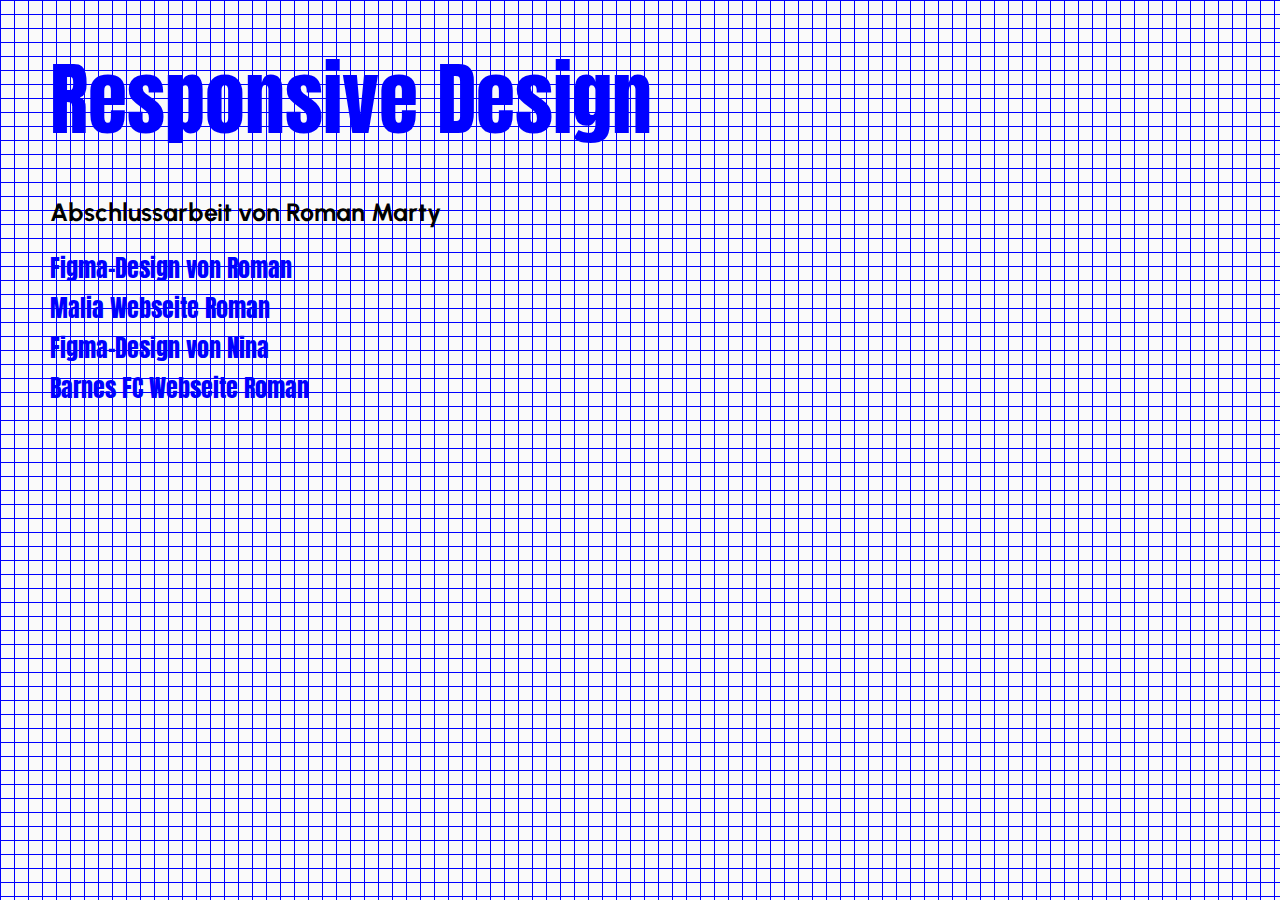
<file: index.html>
<!DOCTYPE html>
<html lang="de">
<head>
    <meta charset="UTF-8">
    <meta name="viewport" content="width=device-width, initial-scale=1.0">
    <title>Responsive Design Roman Marty
    </title>
    <link rel="stylesheet" href="styles.css">
    <!-- google font -->
    <link rel="preconnect" href="https://fonts.googleapis.com">
    <link rel="preconnect" href="https://fonts.gstatic.com" crossorigin>
    <link href="https://fonts.googleapis.com/css2?family=Anton&display=swap" rel="stylesheet">
    <link rel="preconnect" href="https://fonts.googleapis.com">
<link rel="preconnect" href="https://fonts.gstatic.com" crossorigin>
<link href="https://fonts.googleapis.com/css2?family=Urbanist:ital,wght@0,100..900;1,100..900&display=swap" rel="stylesheet">

</head>
<body>

    <h1>Responsive Design</h1>
    <h2>Abschlussarbeit von Roman Marty</h2>
    
    <a href="https://www.figma.com/design/DGZOIBp3OJX8NfNE4Hqj9H/Responsive-Design?node-id=0-1&t=4aRvVsb5Dj6wxQux-1">Figma-Design von Roman</a>
    <br>
    <a href="./Demo-projekts/index.html">Malia Webseite Roman</a>
    <br>
    <a href="https://www.figma.com/design/5LTpw9nAahWv8w7zTFkM8a/SfGZ---Barnes-FC?node-id=0-1&t=m1mpQbY3Z8p5omFJ-1">Figma-Design von Nina</a>
    <br>
    <a href="./FcBarnes/index.html">Barnes FC Webseite Roman</a>

</body>
</html>
</file>
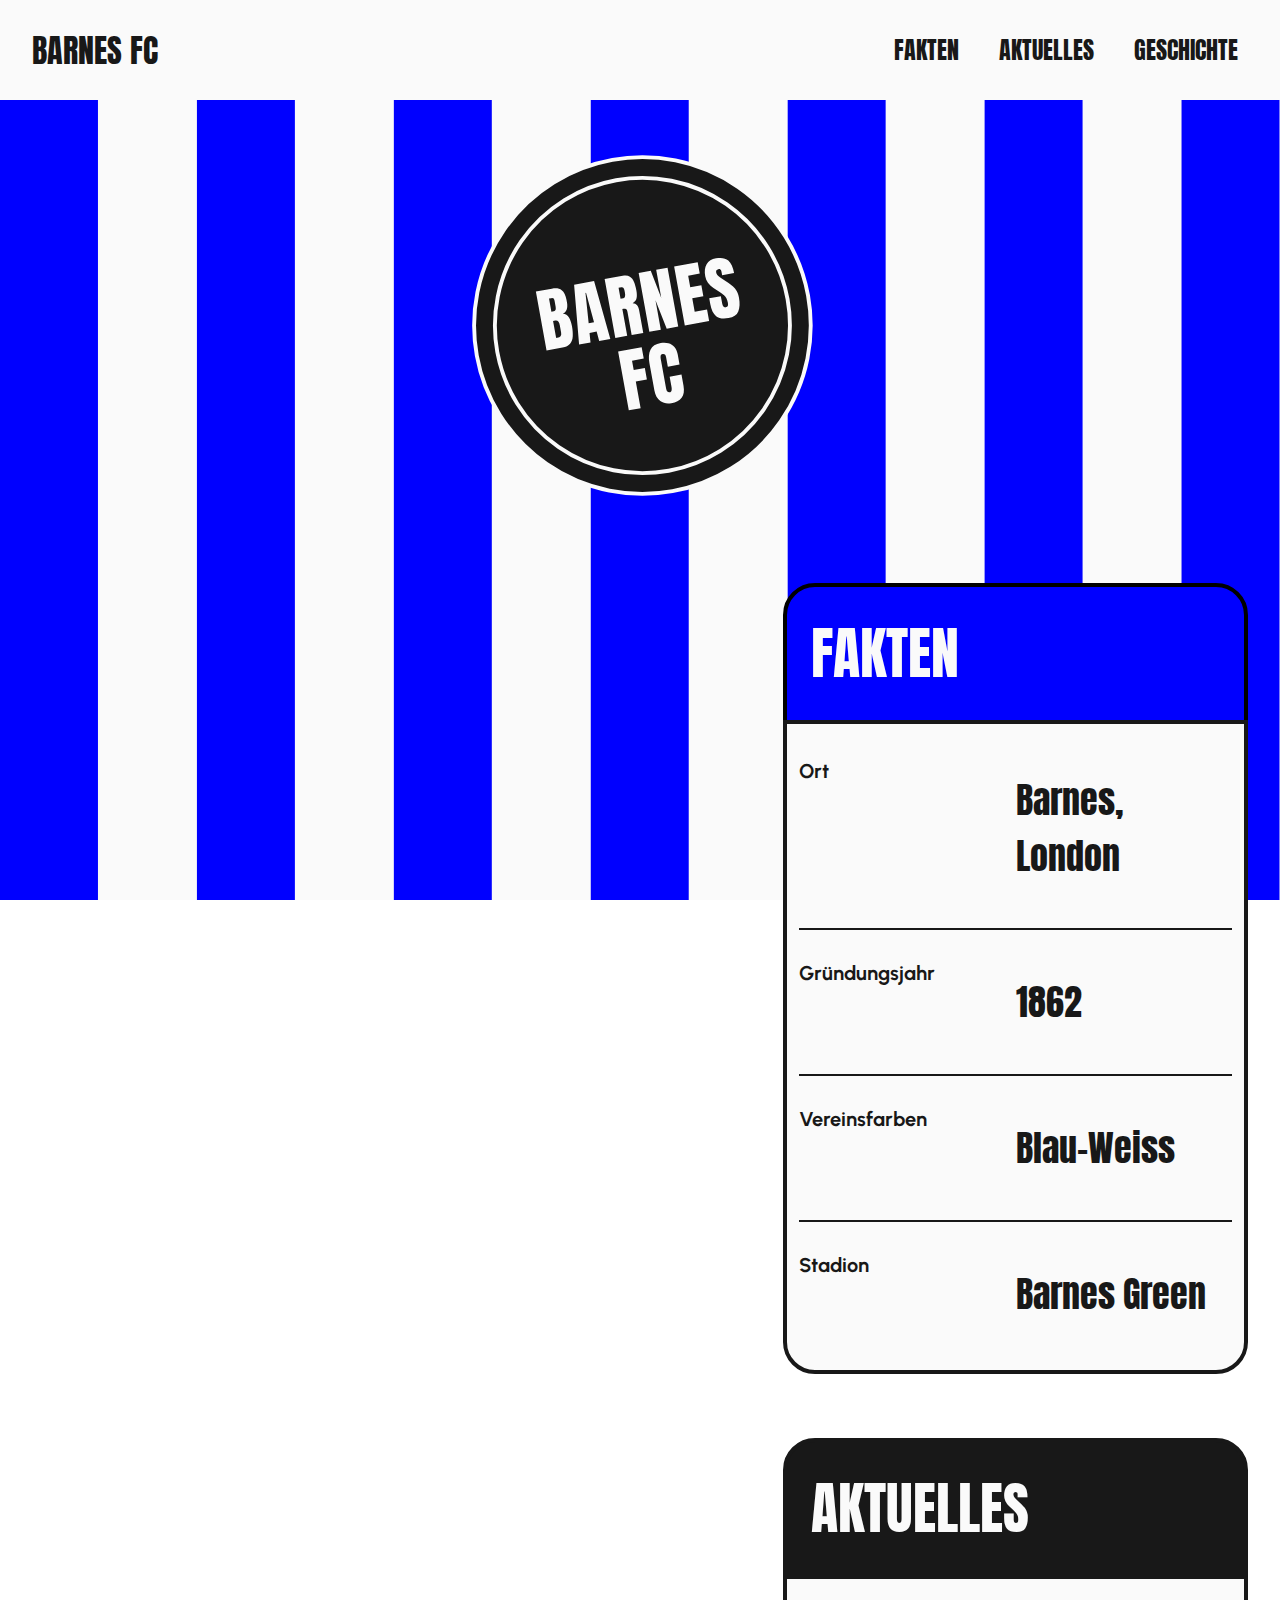
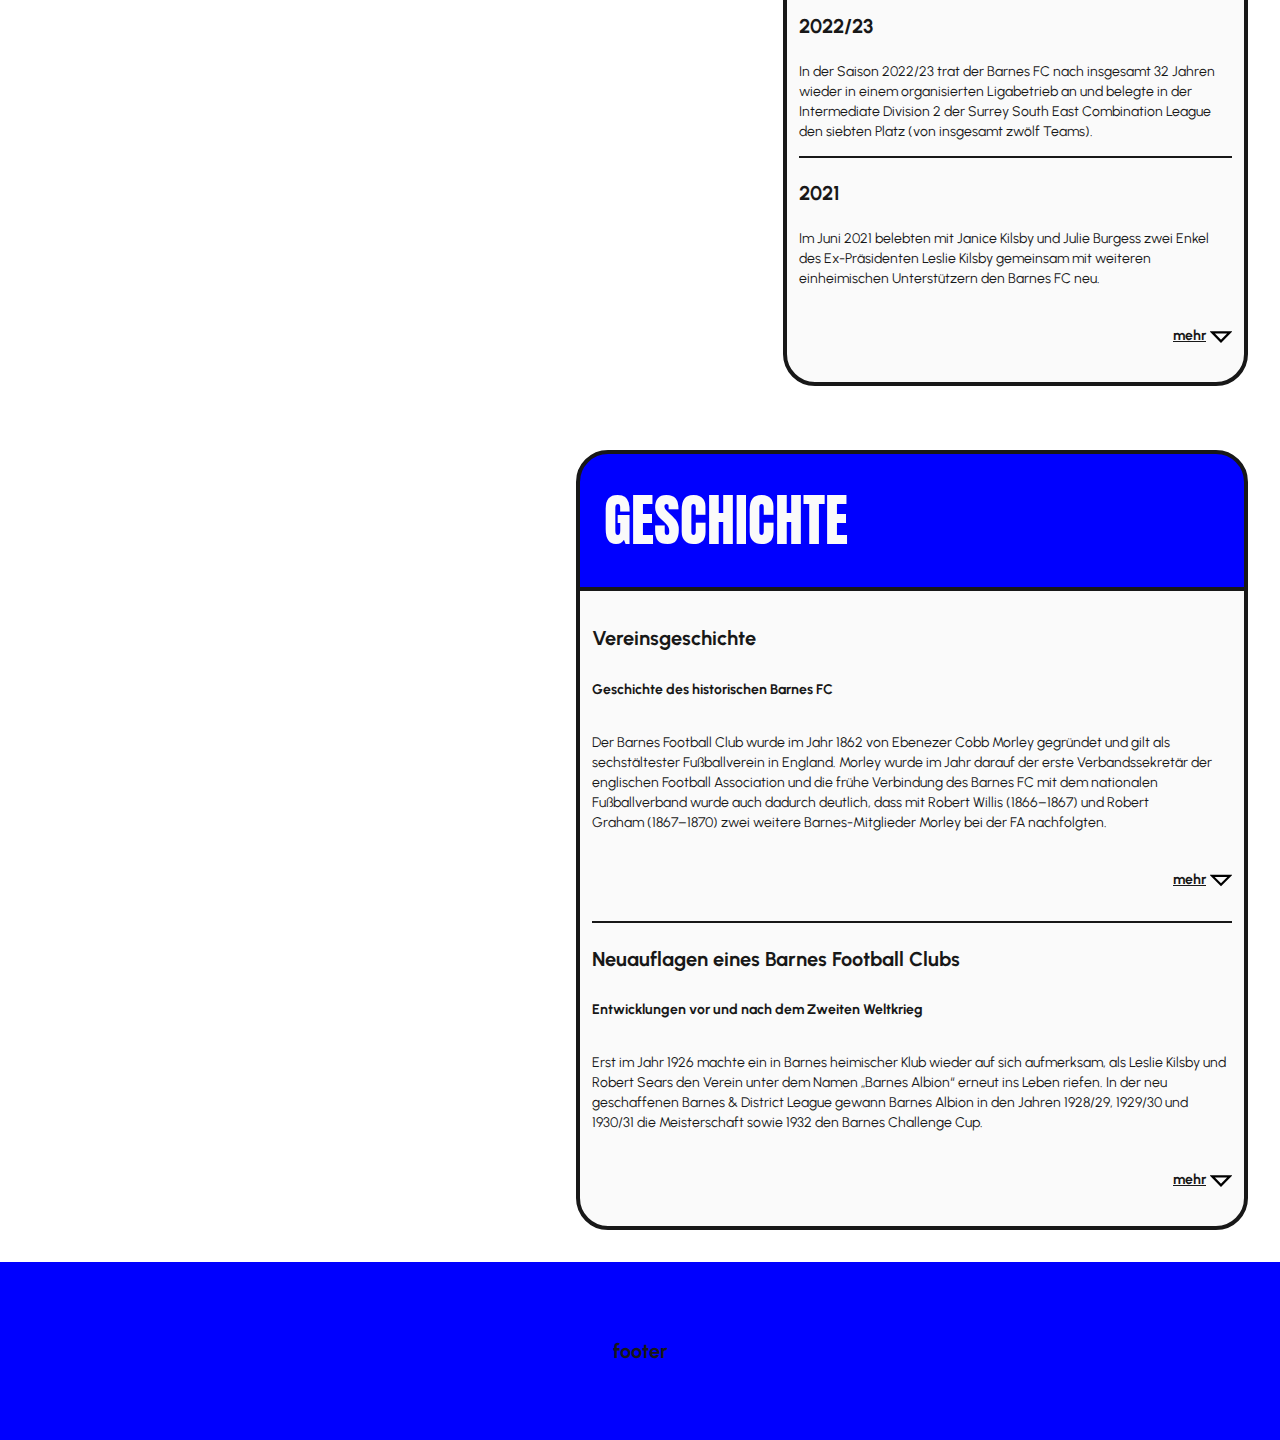
<file: FcBarnes/index.html>
<!DOCTYPE html>
<html lang="de">
<head>
    <meta charset="UTF-8">
    <meta name="viewport" content="width=device-width, initial-scale=1.0">
    <title>FC Barnes
    </title>
    <link rel="stylesheet" href="styles.css">
    <!-- google font -->
    <link rel="preconnect" href="https://fonts.googleapis.com">
    <link rel="preconnect" href="https://fonts.gstatic.com" crossorigin>
    <link href="https://fonts.googleapis.com/css2?family=Anton&display=swap" rel="stylesheet">
    <link rel="preconnect" href="https://fonts.googleapis.com">
<link rel="preconnect" href="https://fonts.gstatic.com" crossorigin>
<link href="https://fonts.googleapis.com/css2?family=Urbanist:ital,wght@0,100..900;1,100..900&display=swap" rel="stylesheet">
</head>
<body>
    
    <header class="header">
        <div class="logo">Barnes FC </div>
        <nav class="nav-links">
            <a href="#fakten">Fakten</a  tabindex="1">
            <a href="#aktuelles">Aktuelles</a tabindex="2">
            <a href="#geschichte">Geschichte</a tabindex="3">
        </nav>
        <div class="burger-menu"><img class="burger" src="./Bilder/Burger_Menu.svg" alt=""></div>
    </header>
    <section class="logobadge-container">
        <img class="logobadge" src="./Bilder/Logo_FcBarnes.svg" alt="Logo Barnes FC"  tabindex="4">
    </section>
    
    <section id="fakten" class="fakten-container" tabindex="5">
        <div class="fakten-ueberschrift"><h2>Fakten</h2></div>
            <div class="fakten-inhalt">
                <div class="fakten-spalte"><h4>Ort</h4><h3>Barnes, London</h3></div>
                <hr>
                <div class="fakten-spalte"><h4>Gründungsjahr</h4><h3>1862</h3></div>
                <hr>
                <div class="fakten-spalte"><h4>Vereinsfarben</h4><h3>Blau-Weiss</h3></div>
                <hr>
                <div class="fakten-spalte"><h4>Stadion</h4><h3>Barnes Green</h3></div>  
            </div>
        </div>          
    </section>

    <section id="aktuelles" class="aktuelles-container" tabindex="6">
        <div class="aktuelles-ueberschrift"><h2>Aktuelles</h2></div>
            <div class="aktuelles-inhalt">
                <h4>2022/23</h4>
                <p>In der Saison 2022/23 trat der Barnes FC nach insgesamt 32 Jahren wieder in einem organisierten Ligabetrieb an und belegte in der Intermediate Division 2 der Surrey South East Combination League den siebten Platz (von insgesamt zwölf Teams).</p>
                <hr>
                <h4>2021</h4>
                <p>Im Juni 2021 belebten mit Janice Kilsby und Julie Burgess zwei Enkel des Ex-Präsidenten Leslie Kilsby gemeinsam mit weiteren einheimischen Unterstützern den Barnes FC neu.</p>
                <div class="mehr"><h5>mehr</h5> <img class="dropdown" src="./Bilder/Dropdown.svg" alt=""></div>
            </div>
    </section>

    <section id="geschichte" class="geschichte-container" tabindex="7">
        <div class="geschichte-ueberschrift"><h2>Geschichte</h2></div>
            <div class="geschichte-inhalt">
            <h4>Vereinsgeschichte</h4>
            <h6>Geschichte des historischen Barnes FC</h6>
            <p>Der Barnes Football Club wurde im Jahr 1862 von Ebenezer Cobb Morley gegründet und gilt als sechstältester Fußballverein in England. Morley wurde im Jahr darauf der erste Verbandssekretär der englischen Football Association und die frühe Verbindung des Barnes FC mit dem nationalen Fußballverband wurde auch dadurch deutlich, dass mit Robert Willis (1866–1867) und Robert Graham (1867–1870) zwei weitere Barnes-Mitglieder Morley bei der FA nachfolgten.</p>
            <div class="mehr"><h5>mehr</h5> <img class="dropdown" src="./Bilder/Dropdown.svg" alt=""></div>
            <hr>
            <h4>Neuauflagen eines Barnes Football Clubs</h4>
            <h6>Entwicklungen vor und nach dem Zweiten Weltkrieg</h6>
            <p>Erst im Jahr 1926 machte ein in Barnes heimischer Klub wieder auf sich aufmerksam, als Leslie Kilsby und Robert Sears den Verein unter dem Namen „Barnes Albion“ erneut ins Leben riefen. In der neu geschaffenen Barnes & District League gewann Barnes Albion in den Jahren 1928/29, 1929/30 und 1930/31 die Meisterschaft sowie 1932 den Barnes Challenge Cup.</p>
            <div class="mehr"><h5>mehr</h5> <img class="dropdown" src="./Bilder/Dropdown.svg" alt=""></div>
        </div>
    </section>

<footer tabindex="8">
    <h4>footer</h4>
    </footer>
</body>
</html>

<script>
    document.querySelector('.burger-menu').addEventListener('click', function() {
        const navLinks = document.querySelector('.nav-links');
        if (navLinks.style.display === 'flex') {
            navLinks.style.display = 'none';
        } else {
            navLinks.style.display = 'flex';
            navLinks.style.flexDirection = 'column';
            navLinks.style.backgroundColor = '#333';
            navLinks.style.position = 'absolute';
            navLinks.style.top = '50px';
            navLinks.style.right = '20px';
            navLinks.style.width = '200px';
        }
    });
</script>
</file>
<file: styles.css>
body    {
    background-color: #FAFAFA;
    opacity: 1;
    background-image:  linear-gradient(#0000FF 0.7000000000000001px, transparent 0.7000000000000001px), linear-gradient(to right, #0000FF 0.7000000000000001px, #FAFAFA 0.7000000000000001px);
    background-size: 14px 14px;
    margin: 50px;
}

h1 {
    font-family: "Anton", sans-serif;
    font-weight: 400;
    font-size: 80PX;
    line-height: 90px;
    font-style: normal;
    color: #0000FF;
}

h2 {
    font-family: "Urbanist", sans-serif;
    font-weight: bold;
    font-style: normal;
    font-size: 25px;
    line-height: 30px;
    letter-spacing: 5%;
    color: #000000;
}

a {
    font-family: "Anton", sans-serif;
    font-weight: 400;
    font-style: normal;
    font-size: 24px;
    letter-spacing: 2%;
    line-height: 40px;
    color: #0000FF;
    text-decoration: none;
}

a:hover {
    text-decoration: underline;
    color: #000000;
}

@media (max-width: 450px) {
    h1 {
        font-size: 60px;
        line-height: 65px;
    }
    h2 {
        font-size: 20px;
        line-height: 25px;
    }

    a {
        font-size: 20px;
        line-height: 36px;
        letter-spacing: 2%;
    }
}
</file>
<file: FcBarnes/styles.css>
*:focus {
    outline: 3px solid  #ff0026;
    outline-offset: 5px;
    outline-style: solid;
    border-radius: 4px;
}

body {
    margin: 0;
    padding: 0;
    background: repeating-linear-gradient(
        to right,
        #0000FF 0,
        #0000FF 50%,
        #FAFAFA 50%,
        #FAFAFA 100%
    );
    background-attachment: fixed;
    background-size: 200% 100%;
}

@media (min-width: 393px) {
    body {
        background-size: calc(200% / 5) 100%;
    }
}

@media (min-width: 768px) {
    body {
        background-size: calc(200% / 9) 100%;
    }
}

@media (min-width: 1100px) {
    body {
        background-size: calc(200% / 13) 100%;
    }
}


h1 {
    font-family: "Anton", sans-serif;
    font-weight: 400;
    font-style: normal;
}

h2 {
    font-family: "Anton", sans-serif;
    font-weight: 400;
    font-style: normal;
    font-size: 32px;
    line-height: 42px;
    letter-spacing: 2%;
    color: #FAFAFA;
    text-transform: uppercase;
}

h3 {
    font-family: "Anton", sans-serif;
    font-weight: 400;
    font-style: normal;
    font-size: 24px;
    letter-spacing: 2%;
    line-height: 30px;
    color: #181818;
}

h4 {
    font-family: "Urbanist", sans-serif;
    font-weight: bold;
    font-style: normal;
    font-size: 16px;
    line-height: 18px;
    color: #181818;
}

p {
    font-family: "Urbanist", sans-serif;
    font-weight: regular;
    font-style: normal;
    font-size: 12px;
    line-height: 16px;
    color: #181818;
}

h5 {
    font-family: "Urbanist", sans-serif;
    font-weight: bold;
    font-style: normal;
    font-size: 12px;
    text-decoration: underline;
    text-decoration-style: solid
    text-decoration-color: #181818;
    text-decoration-thickness: 0.25px;
    line-height: 16px;
    color: #181818;
}

h6 {
    font-family: "Urbanist", sans-serif;
    font-weight: bold;
    font-style: normal;
    font-size: 12px;
    line-height: 16px;
    color: #181818;
}

/* Bild-Elemente */

.burger {
    width: 100%;
    height: auto;
    transition: 0.3s;
}

.burger:hover {
    overflow: #0000FF;
    transform: scale(1.1);
}

.logobadge {
    display: flex;
    justify-content: center;
    align-self: center;
    max-width: 380px;
    height: auto;
    transition: 0.3s;
}

.logobadge:hover {
    transform: scale(1.1);
}

.dropdown {
    display: flex;
    width: 22px;
}

hr {
    border: 0;
    height: 2px;
    background: #181818;
    width: 100%;
    
}

.mehr {
    display: flex;
    flex-direction: row;
    gap: 4px;
    justify-content: right;
}

footer {
    background-color: #0000FF;
    height: 178px;
    margin: 0;
    display: flex;
    justify-content: center;
    align-items: center;
    color: #FFFFFF;
}

.logobadge-container {
    display: flex;
    justify-content: center;
    align-items: center;
    flex-direction: column;
    padding: 32px;
}

.fakten-container {
    display: flex;
    justify-content: center;
    align-items: center;
    flex-direction: column;
    color: #FAFAFA;
    padding: 32px;
}

.fakten-ueberschrift {
   min-height: 74px;
   padding-left: 24px;
   width: 100%;
   background-color: #0000FF;
   display: flex;
   align-items: center;
   border: 4px solid black;
   border-radius: 32px 32px 0 0;
}

.fakten-inhalt {
    color: #181818;
    padding: 12px;
    margin-top: -4px;
    width: 100%;
    height: auto;
    background-color: #FAFAFA;
    border: 4px solid #181818;
    border-radius: 0 0 32px 32px;
    }

.fakten-spalte {
    display: grid;
    grid-template-columns: repeat(2, 1fr);
    justify-content: flex-start;
    align-items: flex-start;
}
.aktuelles-container {
    display: flex;
    justify-content: center;
    align-items: center;
    flex-direction: column;
    color: #FAFAFA;
    padding: 32px;
}

.aktuelles-ueberschrift {
    min-height: 74px;
    padding-left: 24px;
    width: 100%;
    background-color: #181818;
    display: flex;
    align-items: center;
    border: 4px solid #181818;
    border-radius: 32px 32px 0 0;
 }

 .aktuelles-inhalt {
    color: #181818;
    padding: 12px;
    margin-top: -4px;
    width: 100%;
    height: auto;
    background-color: #FAFAFA;
    border: 4px solid #181818;
    border-radius: 0 0 32px 32px;
 }

.geschichte-container {
    display: flex;
    justify-content: center;
    align-items: center;
    flex-direction: column;
    color: #FAFAFA;
    padding: 32px;
    
}

.geschichte-ueberschrift {
    min-height: 74px;
    padding-left: 24px;
    width: 100%;
    background-color: #0000FF;
    display: flex;
    align-items: center;
    border: 4px solid #181818;
    border-radius: 32px 32px 0 0;
 }

 .geschichte-inhalt {
    color: #181818;
    padding: 12px;
    margin-top: -4px;
    width: 100%;
    height: auto;
    background-color: #FAFAFA;
    border: 4px solid #181818;
    border-radius: 0 0 32px 32px;
 }

 html {
    scroll-behavior: smooth;
}

 /* Header-Menu*/
.header {
    display: flex;
    height: 80px;
    justify-content: space-between;
    align-items: center;
    padding: 10px 32px;
    color: #181818;
    background-color: #FAFAFA;
}

.header .nav-links a:hover {
    color: #0000FF;
    transition: 0.3s;
    text-decoration: underline ;
}

a {
    text-decoration: none;
    color: #181818;
    padding: 10px;
    background-color: #FAFAFA;
    font-family: "Anton", sans-serif;
    font-weight: 400;
    font-style: normal;
    font-size: 24px;
    text-transform: uppercase;
}

.logo {
    font-family: "Anton", sans-serif;
    font-weight: 400;
    font-style: normal;
    font-size: 32px;
    text-transform: uppercase;
}

.nav-links {
    display: none;
    background-color: #FAFAFA;
}

.burger-menu {
    height: 28px;
    font-weight: regular;
    cursor: pointer;
    background-color: #FAFAFA;
}

@media (min-width: 768px) {
    .fakten-container {
        margin-right: 0;
        max-width: 433px;
        align-items: flex-start;
        justify-content: flex-start;
    }

    .aktuelles-container {
        max-width: 433px;
        margin-left: auto;
        align-items: flex-end;
        justify-content: flex-end;
    }    
    .geschichte-container {
        max-width: 90%;
        align-items: center;
        align-items: center;
        
    }

}

@media (min-width: 1100px) {
    .nav-links {
        display: flex;
        background-color: #FAFAFA;
    }

    .burger-menu {
        display: none;
    }

    .nav-links a {
        margin-left: 20px;
        text-decoration: none;
        color: #181818;
        background-color: #FAFAFA;
    }
    .fakten-container {
        width: 50%;
        margin-left: auto;
        align-items: flex-end;
        justify-content: flex-end;
    }
    .geschichte-container {
        width: 50%;
        margin-left: auto;
        align-items: flex-end;
        justify-content: flex-end;
    }
    .aktuelles-container {
        width: 50%;
        margin-left: auto;
        align-items: flex-end;
        justify-content: flex-end;
    }
    p {
        font-size: 14px;
        line-height: 20px;
    }
    h2 {
        font-size: 56px;
        line-height: 40px;
    }
    h3 {
        font-size: 36px;
        line-height: 56px;
    }
    h4 {
        font-size: 20px;
        line-height: 18px;
    }
    h5 {
        font-size: 14px;
        line-height: 20px;
    }

    h6 {
        font-size: 14px;
        line-height: 20px;
    }
    
}
</file>
